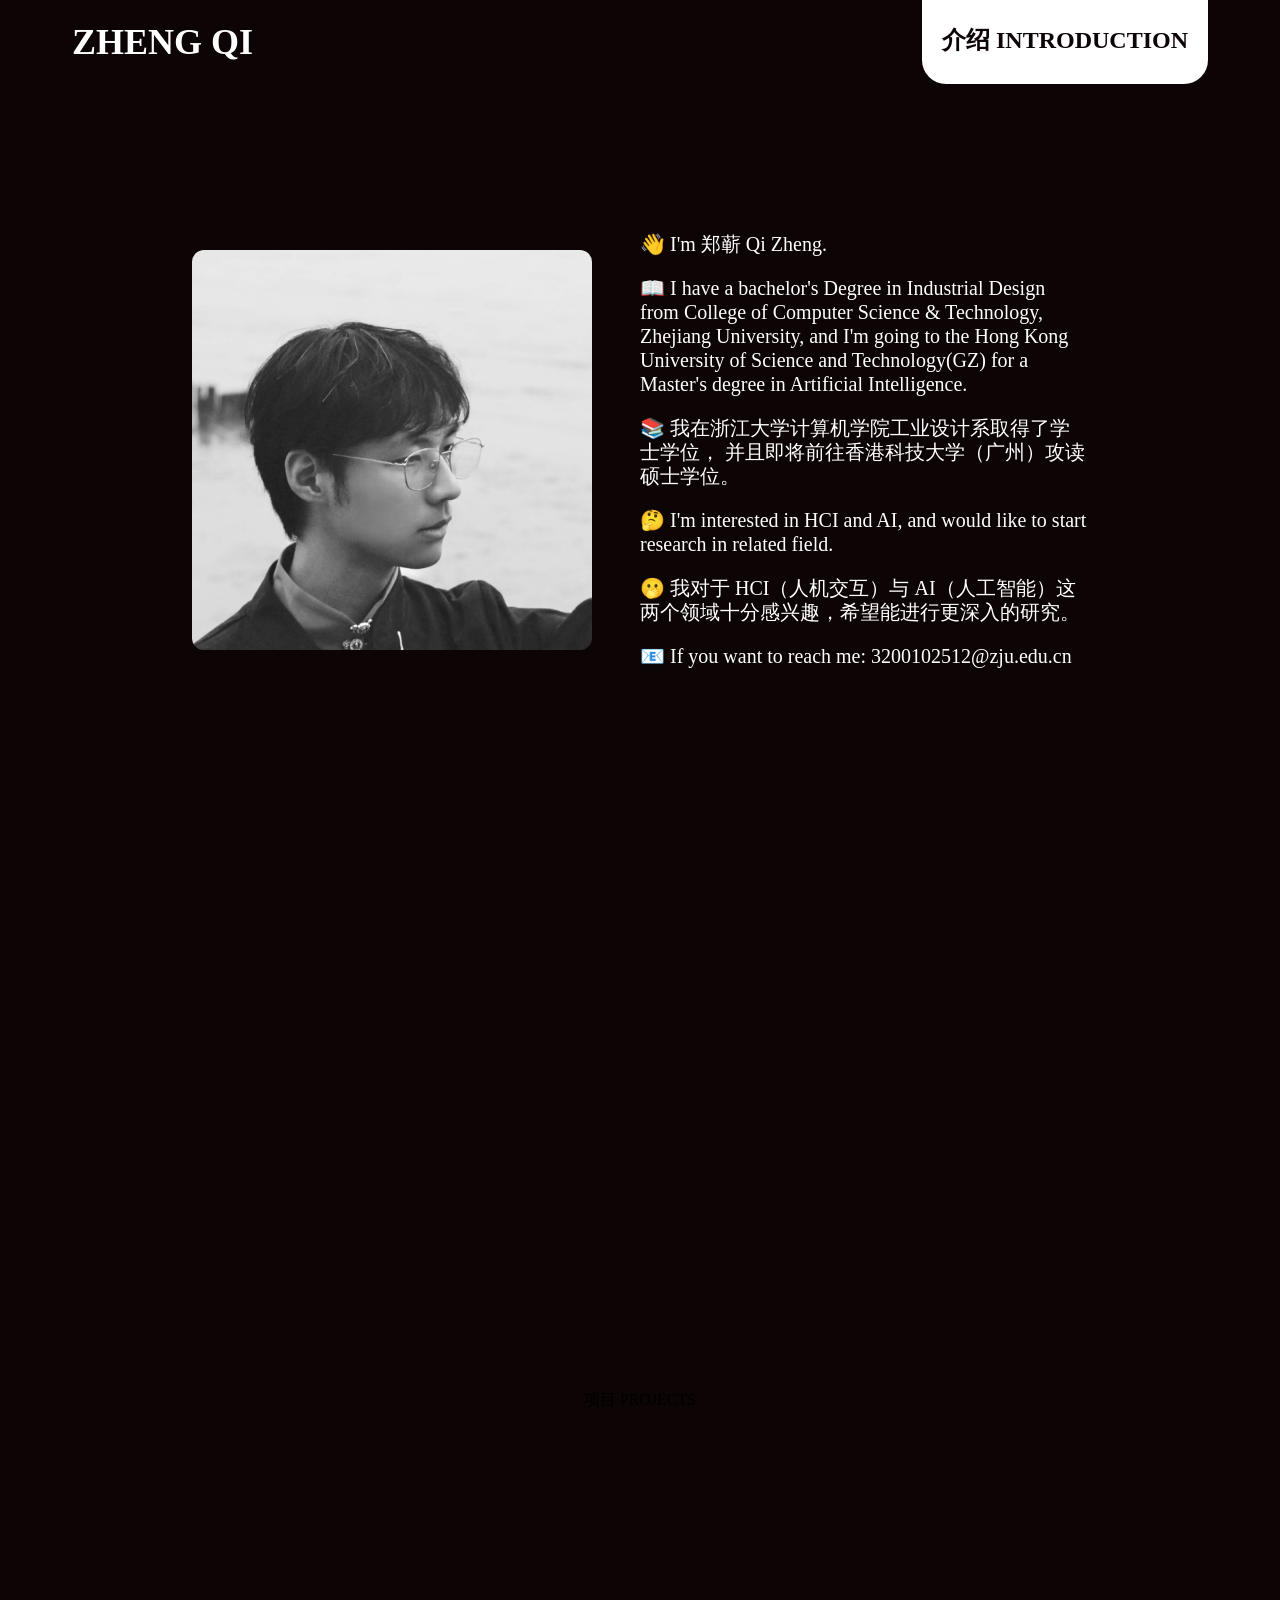
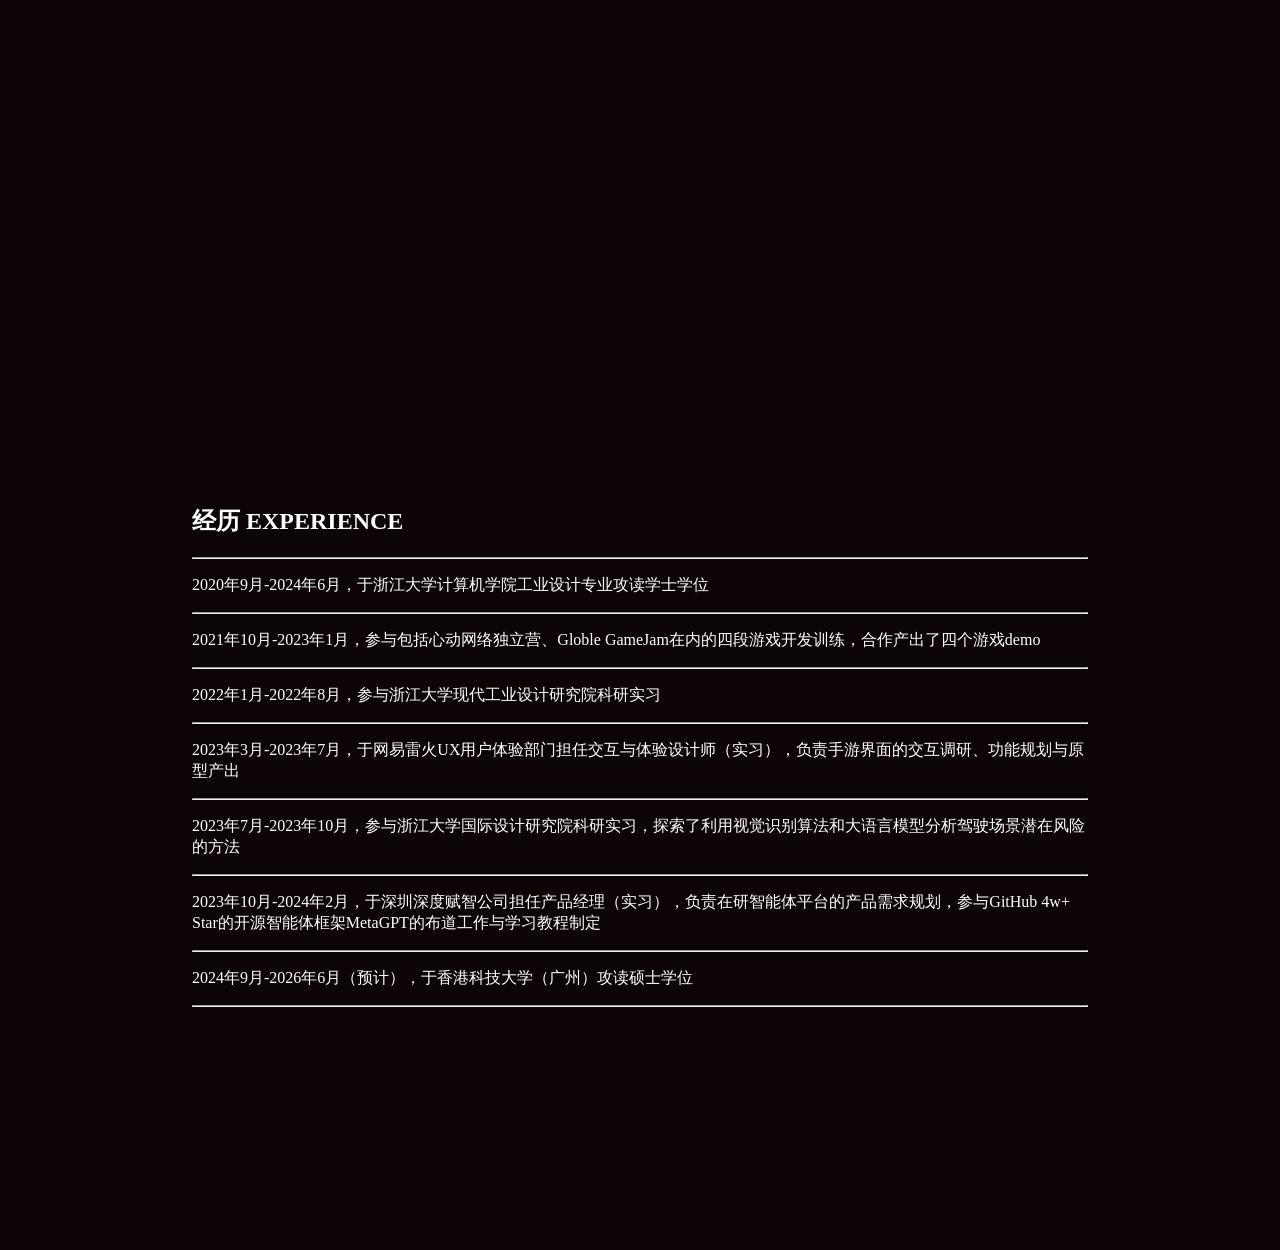
<file: index.html>
<!DOCTYPE html>
<html lang="zh">
<head>
    <meta charset="UTF-8">
    <meta name="viewport" content="width=device-width, initial-scale=1.0">
    <title>My Personal Website</title>
    <link rel="stylesheet" href="styles.css">
    <script src="scripts.js"></script>
</head>
<body>
    <header>
        <div class="logo">
            ZHENG QI
        </div>
        <div class="header-menu">
            <div class="header-menu-unit">
                <a href="#introduction"><p>介绍 INTRODUCTION</p></a>
            </div>
            <hr id="dropdown">
            <div class="header-menu-unit" id="dropdown">
                <a href="#projects"><p>项目 PROJECTS</p></a>
            </div>
            <hr id="dropdown">
            <div class="header-menu-unit" id="dropdown">
                <a href="#experience"><p>经历 EXPERIENCE</p></a>
            </div>
        </div>
    </header>
    <main>
        <section id="introduction">
            <div class="full-screen-div">
                <div class="intro-container">
                    <div class="profile-image">
                        <img src="./img/personal-intro.jpg" alt="Profile Image">
                    </div>
                    <div class="intro-text">
                        <p>
                            👋 I'm 郑蕲 Qi Zheng. 
                        </p>
                        <p>
                            📖 I have a bachelor's Degree in Industrial Design from College of Computer Science & Technology, Zhejiang University, 
                            and I'm going to the Hong Kong University of Science and Technology(GZ) for a Master's degree in Artificial Intelligence.
                        </p>
                        <p>
                            📚 我在浙江大学计算机学院工业设计系取得了学士学位，
                            并且即将前往香港科技大学（广州）攻读硕士学位。
                        </p>
                        <p>
                            🤔 I'm interested in HCI and AI, and would like to start research in related field.
                        </p>
                        <p>
                            🫢 我对于 HCI（人机交互）与 AI（人工智能）这两个领域十分感兴趣，希望能进行更深入的研究。
                        </p>
                        <p>
                            📧 If you want to reach me: <a class="custom-email-link" href="mailto:3200102512@zju.edu.cn">3200102512@zju.edu.cn</a> 
                        </p>
                    </div>
                </div>
            </div>
        </section>
        <section id="projects">
            <div class="full-screen-div">
                项目 PROJECTS
            </div>
        </section>
        <section id="experience">
            <div class="full-screen-div">
                <div class="experience-content">
                    <h2>经历 EXPERIENCE</h2>
                    <hr>
                    <p> 2020年9月-2024年6月，于浙江大学计算机学院工业设计专业攻读学士学位</p>
                    <hr>
                    <p> 2021年10月-2023年1月，参与包括心动网络独立营、Globle GameJam在内的四段游戏开发训练，合作产出了四个游戏demo</p>
                    <hr>
                    <p> 2022年1月-2022年8月，参与浙江大学现代工业设计研究院科研实习</p>
                    <hr>
                    <p> 2023年3月-2023年7月，于网易雷火UX用户体验部门担任交互与体验设计师（实习），负责手游界面的交互调研、功能规划与原型产出</p>
                    <hr>
                    <p> 2023年7月-2023年10月，参与浙江大学国际设计研究院科研实习，探索了利用视觉识别算法和大语言模型分析驾驶场景潜在风险的方法</p>
                    <hr>
                    <p> 2023年10月-2024年2月，于深圳深度赋智公司担任产品经理（实习），负责在研智能体平台的产品需求规划，参与GitHub 4w+ Star的开源智能体框架MetaGPT的布道工作与学习教程制定</p>
                    <hr>
                    <p> 2024年9月-2026年6月（预计），于香港科技大学（广州）攻读硕士学位</p>
                    <hr>
                </div>
            </div>
        </section>
    </main>
</body>
</html>
</file>
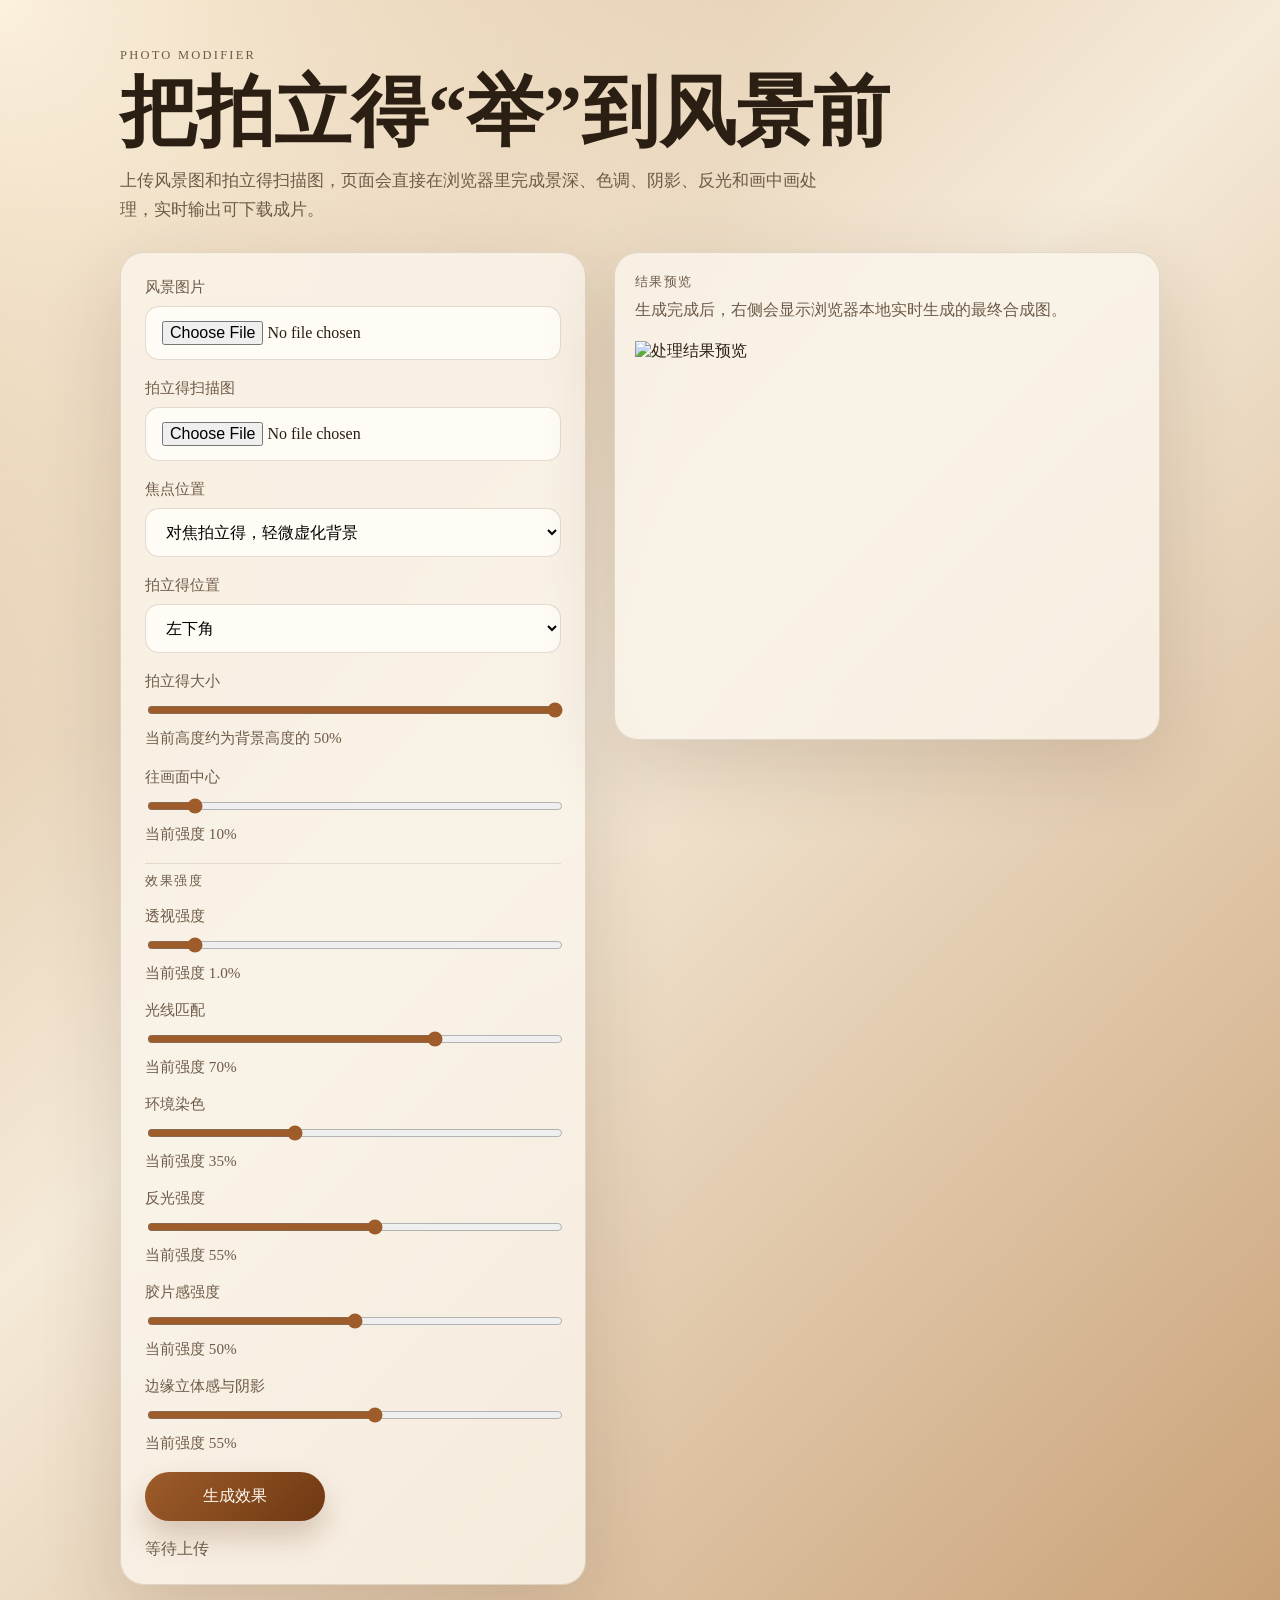
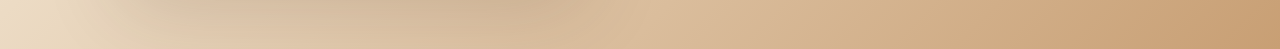
<file: photo_modifier/index.html>
<!doctype html>
<html lang="zh-CN">
  <head>
    <meta charset="UTF-8" />
    <meta name="viewport" content="width=device-width, initial-scale=1.0" />
    <title>Polaroid Scene Composer</title>
    <link rel="stylesheet" href="./styles.css" />
  </head>
  <body>
    <main class="page">
      <section class="hero">
        <p class="eyebrow">Photo Modifier</p>
        <h1>把拍立得“举”到风景前</h1>
        <p class="intro">
          上传风景图和拍立得扫描图，页面会直接在浏览器里完成景深、色调、阴影、反光和画中画处理，实时输出可下载成片。
        </p>
      </section>

      <section class="workspace">
        <div class="panel controls-panel">
          <form id="process-form" class="form">
            <label class="field">
              <span>风景图片</span>
              <input type="file" name="landscape" accept="image/*" required />
            </label>

            <label class="field">
              <span>拍立得扫描图</span>
              <input type="file" name="polaroid" accept="image/*" required />
            </label>

            <label class="field">
              <span>焦点位置</span>
              <select name="focus_target">
                <option value="polaroid">对焦拍立得，轻微虚化背景</option>
                <option value="background">对焦背景，轻微虚化拍立得</option>
              </select>
            </label>

            <label class="field">
              <span>拍立得位置</span>
              <select name="placement_corner">
                <option value="left">左下角</option>
                <option value="right">右下角</option>
              </select>
            </label>

            <label class="field">
              <span>拍立得大小</span>
              <input
                id="size-range"
                type="range"
                name="polaroid_height_ratio"
                min="0.0625"
                max="0.5"
                step="0.0125"
                value="0.5"
              />
              <span class="field-hint" id="size-range-label">当前高度约为背景高度的 50%</span>
            </label>

            <label class="field">
              <span>往画面中心</span>
              <input id="center-pull-range" type="range" name="center_pull_strength" min="0" max="1" step="0.05" value="0.1" />
              <span class="field-hint" id="center-pull-range-label">当前强度 10%</span>
            </label>

            <div class="control-group">
              <p class="group-title">效果强度</p>

              <label class="field">
                <span>透视强度</span>
                <input id="perspective-range" type="range" name="perspective_strength" min="0" max="0.1" step="0.005" value="0.01" />
                <span class="field-hint" id="perspective-range-label">当前强度 1.0%</span>
              </label>

              <label class="field">
                <span>光线匹配</span>
                <input id="light-match-range" type="range" name="light_match_strength" min="0" max="1" step="0.05" value="0.7" />
                <span class="field-hint" id="light-match-range-label">当前强度 70%</span>
              </label>

              <label class="field">
                <span>环境染色</span>
                <input id="ambient-tint-range" type="range" name="ambient_tint_strength" min="0" max="1" step="0.05" value="0.35" />
                <span class="field-hint" id="ambient-tint-range-label">当前强度 35%</span>
              </label>

              <label class="field">
                <span>反光强度</span>
                <input id="reflection-range" type="range" name="reflection_strength" min="0" max="1" step="0.05" value="0.55" />
                <span class="field-hint" id="reflection-range-label">当前强度 55%</span>
              </label>

              <label class="field">
                <span>胶片感强度</span>
                <input id="film-range" type="range" name="film_strength" min="0" max="1" step="0.05" value="0.5" />
                <span class="field-hint" id="film-range-label">当前强度 50%</span>
              </label>

              <label class="field">
                <span>边缘立体感与阴影</span>
                <input id="edge-depth-range" type="range" name="edge_depth_strength" min="0" max="1" step="0.05" value="0.55" />
                <span class="field-hint" id="edge-depth-range-label">当前强度 55%</span>
              </label>
            </div>

            <button type="submit" id="submit-button">生成效果</button>
          </form>

          <div class="status" id="status">等待上传</div>
        </div>

        <div class="result-card preview-panel" id="result">
          <div class="preview-copy">
            <p class="preview-label">结果预览</p>
            <p class="preview-note" id="preview-note">生成完成后，右侧会显示浏览器本地实时生成的最终合成图。</p>
          </div>
          <div class="result-stage">
            <img id="result-image" alt="处理结果预览" />
          </div>
          <a id="download-link" download="polaroid-result.jpg">下载最终图片</a>
        </div>
      </section>
    </main>

    <script type="module" src="./app.js"></script>
  </body>
</html>
</file>
<file: styles.css>
/* styles.css */
body, html {
    margin: 0;
    padding: 0;
    font-family: "Source Han Sans CN";
    overflow-x: hidden;
    scroll-behavior: smooth;
    
    background-color: #0D0406;

    cursor: url('./img/cursor.svg'), auto;
    user-select: none;
}

header {
    display: flex;
    position: fixed;

    top: 0;
    width: 100vw;
    height: 84px;
    padding: 0px 72px;
    justify-content: space-between;
    align-items: flex-start;
    box-sizing: border-box;
}

.logo {
    color: #FFF;
    display: flex;
    height: 84px;
    justify-content: center;
    align-items: center;
    flex-shrink: 0;

    font-size: 36px;
    font-weight: bold;
}

.header-menu {
    display: block;
    padding: 0px 20px 0px 20px;
    height: 84px;
    flex-direction: column;
    align-items: flex-start;
    gap: 12px;
    align-self: stretch;

    border-radius: 0px 0px 24px 24px;
    background: #FFF;

    transition: height 0.3s ease-in-out;
}

.header-menu hr {
    border: #0D0406;
    height: 1px;
    color: #0D0406;
    background-color: #0D0406;
}

.header-menu-unit a {
    color: #0D0406;
    font-size: 24px;
    font-style: normal;
    font-weight: 700;
    line-height: normal;
    text-decoration: none;
    cursor: url('./img/cursor.svg'), auto;
}

.header-menu:hover {
    height: 264px;
}

.header-menu:hover #dropdown {
    display: block;
}

#dropdown {
    display: none;
}

nav ul {
    list-style-type: none;
    margin: 0;
    padding: 0;
    display: flex;
}

nav ul li {
    margin: 0 10px;
}

nav ul li a {
    color: white;
    text-decoration: none;
}

nav ul li a:hover {
    text-decoration: underline;
}

main {
    max-width: 100%;
    margin: 0 auto;
}

section {
    margin-bottom: 50px;
}

.full-screen-div {
    flex: 1;
    height: 100vh;
    display: flex;
    justify-content: center;
    align-items: center;

}

.intro-container {
    display: flex;
    flex: 1 0 0;
    
    align-items: center;
    padding: 0px 192px;
    gap: 48px;
    flex-shrink: 0;
}

.profile-image {
    width: 400px;
    height: 400px;
    flex-shrink: 0;
    border-radius: 12px;
}

.profile-image img {
    width: 400px;
    height: 400px;
    object-fit: cover;
    border-radius: 12px;
}

.intro-text {
    flex: 1 0 0;

    color: #FFF;
    font-family: "Source Han Sans CN";
    font-size: 20px;
    font-style: normal;
    font-weight: 400;
    line-height: normal;
    line-height: 1.2;
}

.custom-email-link {
    color: #ffffff;
    text-decoration: none;
}

.custom-email-link:hover {
    text-decoration: underline;
}

.project-cards {
    display: flex;
    flex-direction: column;
    gap: 20px;
}

.project-card {
    border: 1px solid #ccc;
    padding: 10px;
    box-shadow: 0 2px 5px rgba(0,0,0,0.1);
    border-radius: 12px;
}

.project-card img {
    width: 100%;
    height: 100%;
    object-fit: cover;
    border-radius: 8px;
}

.redirect-button {
    display: inline-block;
    padding: 10px 20px;
    font-size: 16px;
    color: black;
    background-color: white;
    border: 2px solid black;
    border-radius: 10px;
    text-decoration: none;
    transition: background-color 0.3s, color 0.3s;
}

.redirect-button:hover {
    background-color: black;
    color: white;
}

.experience-content {
    padding: 0px 192px;
    color: #FFF;
}
</file>
<file: photo_modifier/styles.css>
:root {
  --bg: #f0e5d4;
  --panel: rgba(250, 244, 235, 0.82);
  --panel-border: rgba(109, 77, 44, 0.16);
  --text: #2b1f13;
  --muted: #6d5b48;
  --accent: #9e5c2a;
  --accent-dark: #6e3812;
  --shadow: rgba(66, 40, 16, 0.16);
}

* {
  box-sizing: border-box;
}

body {
  margin: 0;
  min-height: 100vh;
  font-family: Georgia, "Times New Roman", serif;
  color: var(--text);
  background:
    radial-gradient(circle at top left, rgba(255, 246, 228, 0.92), transparent 36%),
    linear-gradient(135deg, #d7b791 0%, #f5ead8 44%, #c89f74 100%);
}

.page {
  width: min(1040px, calc(100vw - 32px));
  margin: 0 auto;
  padding: 48px 0 64px;
}

.hero {
  margin-bottom: 28px;
}

.eyebrow {
  margin: 0 0 12px;
  text-transform: uppercase;
  letter-spacing: 0.18em;
  font-size: 0.78rem;
  color: var(--muted);
}

h1 {
  margin: 0;
  font-size: clamp(2.3rem, 6vw, 4.8rem);
  line-height: 0.98;
}

.intro {
  width: min(720px, 100%);
  font-size: 1.05rem;
  line-height: 1.7;
  color: var(--muted);
}

.workspace {
  display: grid;
  gap: 28px;
  grid-template-columns: 1fr;
}

.panel,
.result-card {
  background: var(--panel);
  border: 1px solid var(--panel-border);
  border-radius: 24px;
  box-shadow: 0 24px 80px var(--shadow);
  backdrop-filter: blur(18px);
}

.panel {
  padding: 24px;
}

.controls-panel,
.preview-panel {
  align-self: start;
}

.form {
  display: grid;
  gap: 18px;
}

.field {
  display: grid;
  gap: 8px;
}

.field span {
  font-size: 0.95rem;
  color: var(--muted);
}

.field-hint {
  font-size: 0.88rem;
  color: var(--muted);
}

.control-group {
  display: grid;
  gap: 16px;
  padding-top: 8px;
  border-top: 1px solid rgba(104, 70, 38, 0.14);
}

.group-title {
  margin: 0;
  font-size: 0.82rem;
  letter-spacing: 0.12em;
  text-transform: uppercase;
  color: var(--muted);
}

input,
select,
button,
a {
  font: inherit;
}

input,
select {
  width: 100%;
  padding: 14px 16px;
  border-radius: 14px;
  border: 1px solid rgba(104, 70, 38, 0.18);
  background: rgba(255, 251, 245, 0.96);
}

input[type="range"] {
  padding: 0;
  border: 0;
  border-radius: 999px;
  background: transparent;
  accent-color: var(--accent);
}

button,
#download-link {
  display: inline-flex;
  justify-content: center;
  align-items: center;
  width: fit-content;
  min-width: 180px;
  padding: 14px 22px;
  border: 0;
  border-radius: 999px;
  background: linear-gradient(135deg, var(--accent), var(--accent-dark));
  color: #fff9f1;
  text-decoration: none;
  cursor: pointer;
  transition: transform 180ms ease, box-shadow 180ms ease;
  box-shadow: 0 16px 30px rgba(94, 43, 10, 0.22);
}

button:hover,
#download-link:hover {
  transform: translateY(-1px);
}

.status {
  margin-top: 18px;
  color: var(--muted);
}

.result-card {
  padding: 20px;
  display: grid;
  gap: 18px;
}

.preview-copy {
  display: grid;
  gap: 6px;
}

.preview-label,
.preview-note {
  margin: 0;
}

.preview-label {
  font-size: 0.82rem;
  letter-spacing: 0.12em;
  text-transform: uppercase;
  color: var(--muted);
}

.preview-note {
  color: var(--muted);
  line-height: 1.6;
}

.result-stage {
  display: grid;
  place-items: center;
  aspect-ratio: 4 / 3;
  padding: 0;
  border-radius: 0;
  background: transparent;
  border: 0;
  overflow: visible;
}

#result-image {
  width: 100%;
  display: block;
  height: 100%;
  max-height: 100%;
  object-fit: contain;
  border-radius: 0;
  background: transparent;
}

#download-link[hidden] {
  display: none;
}

@media (min-width: 960px) {
  .workspace {
    grid-template-columns: minmax(340px, 0.92fr) minmax(420px, 1.08fr);
    align-items: start;
  }

  .preview-panel {
    position: sticky;
    top: 28px;
  }
}

@media (max-width: 959px) {
  .page {
    width: min(100vw - 20px, 100%);
    padding-top: 28px;
  }

  .panel,
  .result-card {
    border-radius: 18px;
  }

  .result-stage {
    aspect-ratio: 1 / 1;
  }
}
</file>
